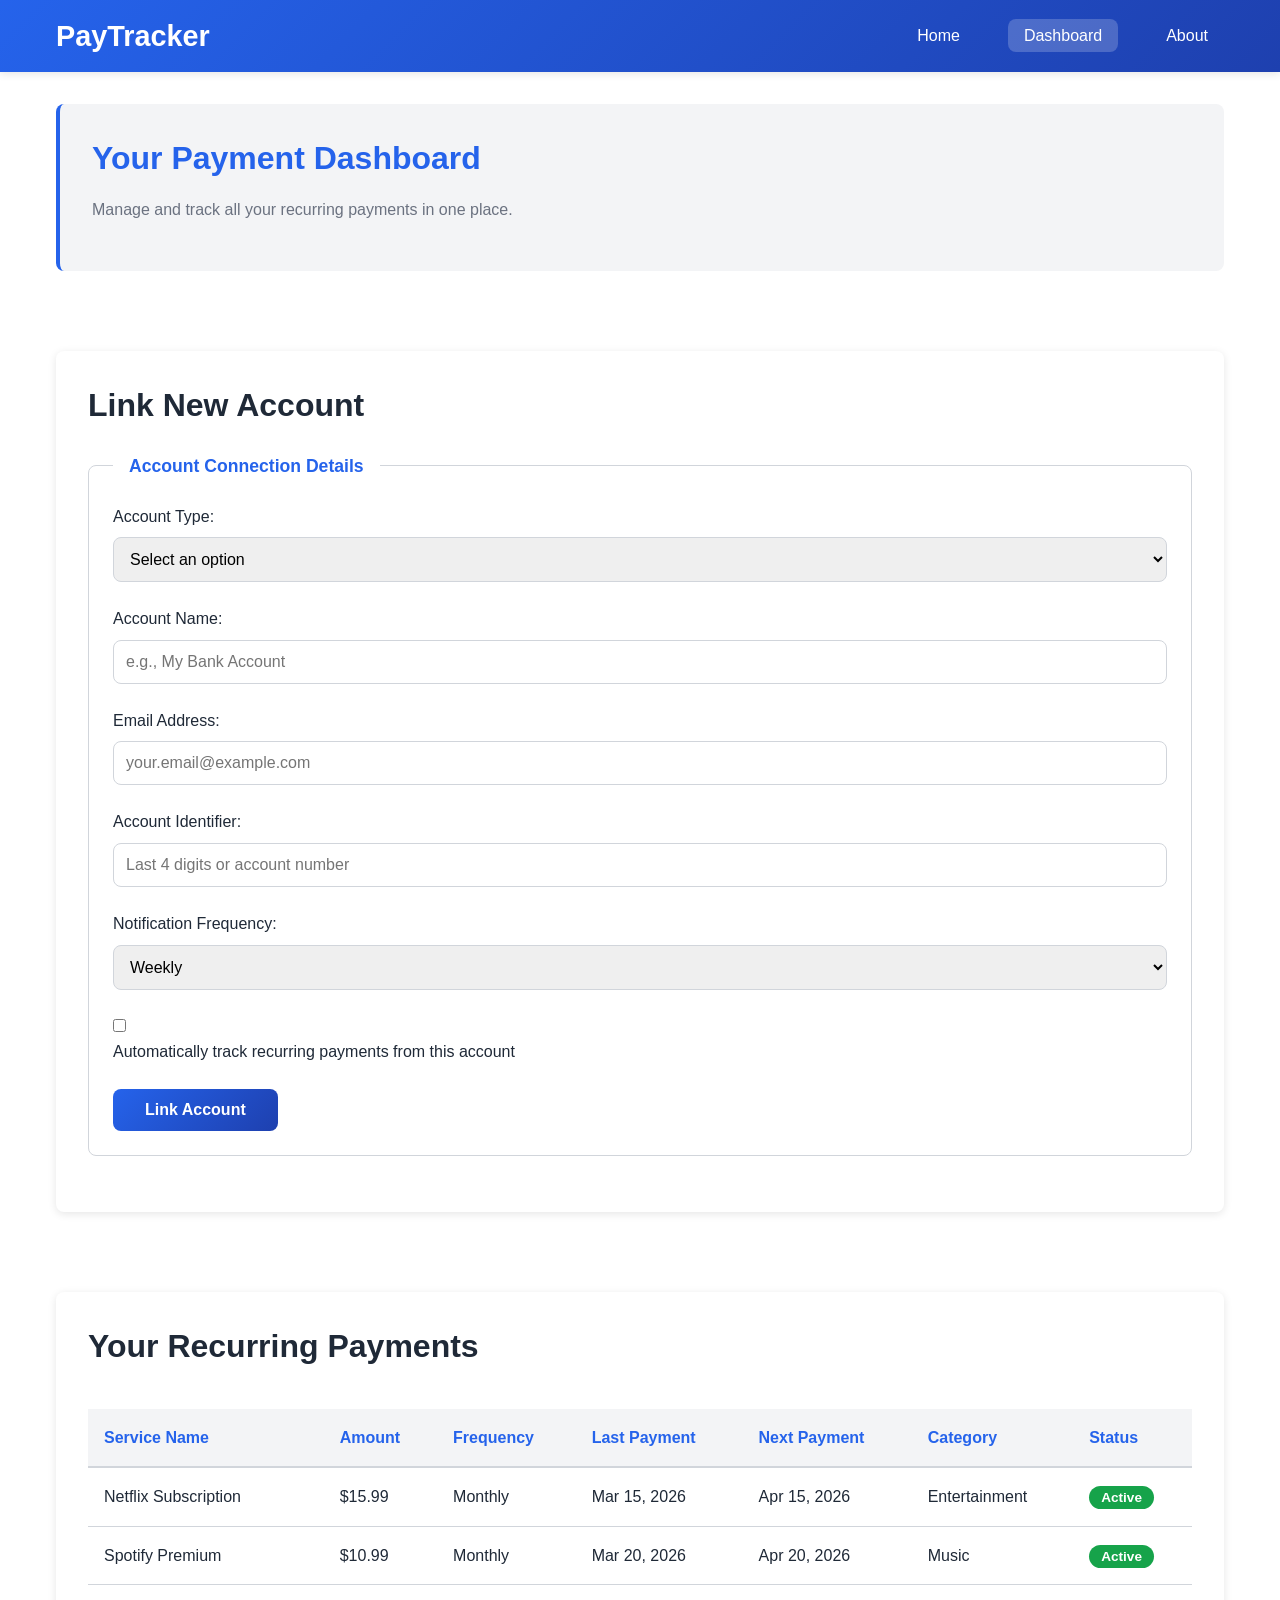
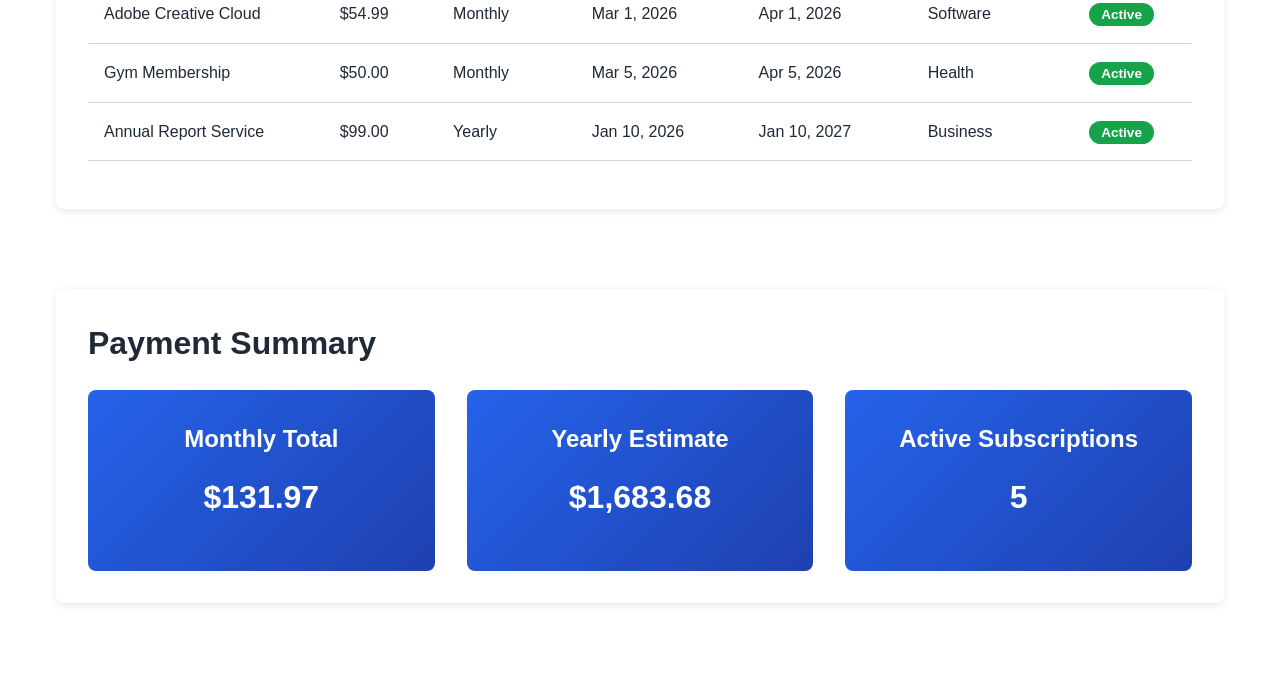
<file: dashboard.html>
<!DOCTYPE html>
<html lang="en">
<head>
    <meta charset="UTF-8">
    <meta name="viewport" content="width=device-width, initial-scale=1.0">
    <title>Dashboard - PayTracker</title>
    <link rel="stylesheet" href="styles.css">
</head>
<body>
    <header>
        <nav class="navbar">
            <div class="nav-container">
                <h1 class="app-name">PayTracker</h1>
                <ul class="nav-menu">
                    <li><a href="index.html" class="nav-link">Home</a></li>
                    <li><a href="dashboard.html" class="nav-link active">Dashboard</a></li>
                    <li><a href="about.html" class="nav-link">About</a></li>
                </ul>
            </div>
        </nav>
    </header>

    <main>
        <div class="dashboard-container">
            <section class="dashboard-header">
                <h2>Your Payment Dashboard</h2>
                <p>Manage and track all your recurring payments in one place.</p>
            </section>

            <section class="form-section">
                <h2>Link New Account</h2>
                <form class="account-form">
                    <fieldset>
                        <legend>Account Connection Details</legend>
                        
                        <div class="form-group">
                            <label for="account-type">Account Type:</label>
                            <select id="account-type" name="account-type" required>
                                <option value="">Select an option</option>
                                <option value="bank">Bank Account</option>
                                <option value="email">Email Account</option>
                                <option value="paypal">PayPal</option>
                                <option value="credit-card">Credit Card</option>
                            </select>
                        </div>

                        <div class="form-group">
                            <label for="account-name">Account Name:</label>
                            <input type="text" id="account-name" name="account-name" 
                                   placeholder="e.g., My Bank Account" required>
                        </div>

                        <div class="form-group">
                            <label for="email">Email Address:</label>
                            <input type="email" id="email" name="email" 
                                   placeholder="your.email@example.com" required>
                        </div>

                        <div class="form-group">
                            <label for="account-identifier">Account Identifier:</label>
                            <input type="text" id="account-identifier" name="account-identifier" 
                                   placeholder="Last 4 digits or account number" required>
                        </div>

                        <div class="form-group">
                            <label for="notification-frequency">Notification Frequency:</label>
                            <select id="notification-frequency" name="notification-frequency">
                                <option value="weekly">Weekly</option>
                                <option value="bi-weekly">Bi-weekly</option>
                                <option value="monthly">Monthly</option>
                            </select>
                        </div>

                        <div class="form-group checkbox">
                            <input type="checkbox" id="auto-track" name="auto-track" value="yes">
                            <label for="auto-track">Automatically track recurring payments from this account</label>
                        </div>

                        <button type="submit" class="btn-submit">Link Account</button>
                    </fieldset>
                </form>
            </section>

            <section class="payments-section">
                <h2>Your Recurring Payments</h2>
                <div class="table-responsive">
                    <table class="payments-table">
                        <thead>
                            <tr>
                                <th scope="col">Service Name</th>
                                <th scope="col">Amount</th>
                                <th scope="col">Frequency</th>
                                <th scope="col">Last Payment</th>
                                <th scope="col">Next Payment</th>
                                <th scope="col">Category</th>
                                <th scope="col">Status</th>
                            </tr>
                        </thead>
                        <tbody>
                            <tr>
                                <td data-label="Service Name">Netflix Subscription</td>
                                <td data-label="Amount">$15.99</td>
                                <td data-label="Frequency">Monthly</td>
                                <td data-label="Last Payment">Mar 15, 2026</td>
                                <td data-label="Next Payment">Apr 15, 2026</td>
                                <td data-label="Category">Entertainment</td>
                                <td data-label="Status"><span class="status-active">Active</span></td>
                            </tr>
                            <tr>
                                <td data-label="Service Name">Spotify Premium</td>
                                <td data-label="Amount">$10.99</td>
                                <td data-label="Frequency">Monthly</td>
                                <td data-label="Last Payment">Mar 20, 2026</td>
                                <td data-label="Next Payment">Apr 20, 2026</td>
                                <td data-label="Category">Music</td>
                                <td data-label="Status"><span class="status-active">Active</span></td>
                            </tr>
                            <tr>
                                <td data-label="Service Name">Adobe Creative Cloud</td>
                                <td data-label="Amount">$54.99</td>
                                <td data-label="Frequency">Monthly</td>
                                <td data-label="Last Payment">Mar 1, 2026</td>
                                <td data-label="Next Payment">Apr 1, 2026</td>
                                <td data-label="Category">Software</td>
                                <td data-label="Status"><span class="status-active">Active</span></td>
                            </tr>
                            <tr>
                                <td data-label="Service Name">Gym Membership</td>
                                <td data-label="Amount">$50.00</td>
                                <td data-label="Frequency">Monthly</td>
                                <td data-label="Last Payment">Mar 5, 2026</td>
                                <td data-label="Next Payment">Apr 5, 2026</td>
                                <td data-label="Category">Health</td>
                                <td data-label="Status"><span class="status-active">Active</span></td>
                            </tr>
                            <tr>
                                <td data-label="Service Name">Annual Report Service</td>
                                <td data-label="Amount">$99.00</td>
                                <td data-label="Frequency">Yearly</td>
                                <td data-label="Last Payment">Jan 10, 2026</td>
                                <td data-label="Next Payment">Jan 10, 2027</td>
                                <td data-label="Category">Business</td>
                                <td data-label="Status"><span class="status-active">Active</span></td>
                            </tr>
                        </tbody>
                    </table>
                </div>
            </section>

            <section class="summary-section">
                <h2>Payment Summary</h2>
                <div class="summary-grid">
                    <div class="summary-card">
                        <h3>Monthly Total</h3>
                        <p class="summary-amount">$131.97</p>
                    </div>
                    <div class="summary-card">
                        <h3>Yearly Estimate</h3>
                        <p class="summary-amount">$1,683.68</p>
                    </div>
                    <div class="summary-card">
                        <h3>Active Subscriptions</h3>
                        <p class="summary-amount">5</p>
                    </div>
                </div>
            </section>
        </div>
    </main>
</body>
</html>
</file>
<file: styles.css>
/* ============================================
   PAYTRACKER - RESPONSIVE CSS
   Modern E-Business Application
   ============================================ */

/* Global Styles */
* {
    margin: 0;
    padding: 0;
    box-sizing: border-box;
}

:root {
    --primary-color: #2563eb;
    --secondary-color: #1e40af;
    --success-color: #16a34a;
    --danger-color: #dc2626;
    --warning-color: #f59e0b;
    --light-gray: #f3f4f6;
    --medium-gray: #d1d5db;
    --dark-gray: #4b5563;
    --text-color: #1f2937;
    --text-light: #6b7280;
    --spacing-unit: 1rem;
    --border-radius: 8px;
    --box-shadow: 0 2px 8px rgba(0, 0, 0, 0.1);
    --transition: all 0.3s ease-in-out;
}

html {
    scroll-behavior: smooth;
}

body {
    font-family: 'Segoe UI', Tahoma, Geneva, Verdana, sans-serif;
    color: var(--text-color);
    background-color: #ffffff;
    line-height: 1.6;
}

/* Typography */
h1, h2, h3, h4, h5, h6 {
    font-weight: 600;
    line-height: 1.4;
    margin-bottom: 1rem;
}

h1 { font-size: 2.5rem; }
h2 { font-size: 2rem; }
h3 { font-size: 1.5rem; }
h4 { font-size: 1.25rem; }
h5 { font-size: 1.1rem; }
h6 { font-size: 1rem; }

p {
    margin-bottom: var(--spacing-unit);
    color: var(--text-light);
}

a {
    color: var(--primary-color);
    text-decoration: none;
    transition: var(--transition);
}

a:hover {
    color: var(--secondary-color);
    text-decoration: underline;
}

/* Header & Navigation */
header {
    background: linear-gradient(135deg, var(--primary-color) 0%, var(--secondary-color) 100%);
    color: white;
    position: sticky;
    top: 0;
    z-index: 100;
    box-shadow: var(--box-shadow);
}

.navbar {
    padding: var(--spacing-unit) 0;
}

.nav-container {
    max-width: 1200px;
    margin: 0 auto;
    padding: 0 var(--spacing-unit);
    display: flex;
    justify-content: space-between;
    align-items: center;
}

.app-name {
    font-size: 1.8rem;
    font-weight: 700;
    margin: 0;
    color: white;
}

.nav-menu {
    display: flex;
    list-style: none;
    gap: 2rem;
}

.nav-link {
    color: white;
    text-decoration: none;
    font-weight: 500;
    padding: 0.5rem 1rem;
    border-radius: var(--border-radius);
    transition: var(--transition);
}

.nav-link:hover,
.nav-link.active {
    background-color: rgba(255, 255, 255, 0.2);
    color: white;
}

/* Main Content */
main {
    max-width: 1200px;
    margin: 0 auto;
    padding: 2rem var(--spacing-unit);
}

section {
    margin-bottom: 3rem;
}

/* Home Page - Hero Section */
.hero {
    background: linear-gradient(135deg, var(--primary-color) 0%, var(--secondary-color) 100%);
    color: white;
    padding: 4rem 2rem;
    border-radius: var(--border-radius);
    text-align: center;
    margin-bottom: 3rem;
}

.hero-content h2 {
    color: white;
    margin-bottom: 1rem;
}

.hero-content p {
    color: rgba(255, 255, 255, 0.9);
    font-size: 1.1rem;
    margin-bottom: 2rem;
}

.cta-button {
    display: inline-block;
    background-color: white;
    color: var(--primary-color);
    padding: 0.75rem 2rem;
    border-radius: var(--border-radius);
    font-weight: 600;
    transition: var(--transition);
    border: none;
    cursor: pointer;
    text-decoration: none;
}

.cta-button:hover {
    transform: translateY(-2px);
    box-shadow: 0 4px 12px rgba(0, 0, 0, 0.2);
}

/* Features Section */
.features h2,
.statistics h2,
.benefits h2 {
    text-align: center;
    margin-bottom: 2rem;
}

.feature-grid {
    display: grid;
    grid-template-columns: repeat(auto-fit, minmax(250px, 1fr));
    gap: 2rem;
    margin-bottom: 2rem;
}

.feature-card {
    background: white;
    padding: 2rem;
    border-radius: var(--border-radius);
    box-shadow: var(--box-shadow);
    border-left: 4px solid var(--primary-color);
    transition: var(--transition);
}

.feature-card:hover {
    box-shadow: 0 4px 16px rgba(0, 0, 0, 0.15);
    transform: translateY(-4px);
}

.feature-card h3 {
    color: var(--primary-color);
}

/* Image Styling */
.overview-image,
.team-image {
    width: 100%;
    max-width: 600px;
    height: auto;
    border-radius: var(--border-radius);
    box-shadow: var(--box-shadow);
    display: block;
    margin: 1rem auto;
}

figure {
    text-align: center;
}

figcaption {
    color: var(--text-light);
    font-style: italic;
    margin-top: 0.5rem;
    font-size: 0.95rem;
}

/* Benefits Section */
.benefits-container {
    display: grid;
    grid-template-columns: repeat(auto-fit, minmax(250px, 1fr));
    gap: 2rem;
}

.benefit-item {
    background: var(--light-gray);
    padding: 2rem;
    border-radius: var(--border-radius);
    text-align: center;
}

.benefit-item h3 {
    color: var(--primary-color);
    margin-bottom: 1rem;
}

/* Footer */
footer {
    background-color: var(--dark-gray);
    color: white;
    text-align: center;
    padding: 2rem var(--spacing-unit);
    margin-top: 3rem;
    border-top: 4px solid var(--primary-color);
}

.footer-content p {
    color: rgba(255, 255, 255, 0.8);
    margin-bottom: 0.5rem;
}

.footer-content p:last-child {
    margin-bottom: 0;
}

/* Dashboard Page */
.dashboard-container {
    display: grid;
    gap: 2rem;
}

.dashboard-header {
    background: var(--light-gray);
    padding: 2rem;
    border-radius: var(--border-radius);
    border-left: 4px solid var(--primary-color);
}

.dashboard-header h2 {
    color: var(--primary-color);
}

/* Form Styles */
.form-section {
    background: white;
    padding: 2rem;
    border-radius: var(--border-radius);
    box-shadow: var(--box-shadow);
}

.account-form,
.contact-form {
    margin-top: 1.5rem;
}

fieldset {
    border: 1px solid var(--medium-gray);
    padding: 1.5rem;
    border-radius: var(--border-radius);
    margin-bottom: 1.5rem;
}

legend {
    font-weight: 600;
    color: var(--primary-color);
    padding: 0 1rem;
    font-size: 1.1rem;
}

.form-group {
    margin-bottom: 1.5rem;
}

.form-group:last-child {
    margin-bottom: 0;
}

label {
    display: block;
    margin-bottom: 0.5rem;
    font-weight: 500;
    color: var(--text-color);
}

input[type="text"],
input[type="email"],
select,
textarea {
    width: 100%;
    padding: 0.75rem;
    border: 1px solid var(--medium-gray);
    border-radius: var(--border-radius);
    font-family: inherit;
    font-size: 1rem;
    transition: var(--transition);
}

input[type="text"]:focus,
input[type="email"]:focus,
select:focus,
textarea:focus {
    outline: none;
    border-color: var(--primary-color);
    box-shadow: 0 0 0 3px rgba(37, 99, 235, 0.1);
}

input[type="checkbox"] {
    margin-right: 0.5rem;
    cursor: pointer;
}

.form-group.checkbox label {
    display: flex;
    align-items: center;
    margin-bottom: 0;
}

.btn-submit {
    background: linear-gradient(135deg, var(--primary-color) 0%, var(--secondary-color) 100%);
    color: white;
    padding: 0.75rem 2rem;
    border: none;
    border-radius: var(--border-radius);
    font-size: 1rem;
    font-weight: 600;
    cursor: pointer;
    transition: var(--transition);
}

.btn-submit:hover {
    transform: translateY(-2px);
    box-shadow: 0 4px 12px rgba(37, 99, 235, 0.3);
}

/* Table Styles */
.payments-section,
.about-stats {
    background: white;
    padding: 2rem;
    border-radius: var(--border-radius);
    box-shadow: var(--box-shadow);
}

.payments-section h2,
.about-stats h2 {
    color: var(--text-color);
    margin-bottom: 1.5rem;
}

.table-responsive {
    overflow-x: auto;
}

table {
    width: 100%;
    border-collapse: collapse;
    margin: 1rem 0;
}

thead {
    background-color: var(--light-gray);
}

th {
    padding: 1rem;
    text-align: left;
    font-weight: 600;
    color: var(--primary-color);
    border-bottom: 2px solid var(--medium-gray);
}

td {
    padding: 1rem;
    border-bottom: 1px solid var(--medium-gray);
}

tbody tr {
    transition: var(--transition);
}

tbody tr:hover {
    background-color: var(--light-gray);
}

.status-active {
    background-color: var(--success-color);
    color: white;
    padding: 0.25rem 0.75rem;
    border-radius: 20px;
    font-size: 0.85rem;
    font-weight: 600;
}

/* Summary Section */
.summary-section {
    background: white;
    padding: 2rem;
    border-radius: var(--border-radius);
    box-shadow: var(--box-shadow);
}

.summary-grid {
    display: grid;
    grid-template-columns: repeat(auto-fit, minmax(200px, 1fr));
    gap: 2rem;
    margin-top: 1.5rem;
}

.summary-card {
    background: linear-gradient(135deg, var(--primary-color) 0%, var(--secondary-color) 100%);
    color: white;
    padding: 2rem;
    border-radius: var(--border-radius);
    text-align: center;
}

.summary-card h3 {
    color: white;
    margin-bottom: 1rem;
}

.summary-amount {
    font-size: 2rem;
    font-weight: 700;
    color: white;
}

/* About Page */
.about-container {
    max-width: 900px;
    margin: 0 auto;
}

.about-hero {
    background: linear-gradient(135deg, var(--primary-color) 0%, var(--secondary-color) 100%);
    color: white;
    padding: 3rem 2rem;
    border-radius: var(--border-radius);
    margin-bottom: 2rem;
    text-align: center;
}

.about-hero h2 {
    color: white;
}

.about-intro {
    color: rgba(255, 255, 255, 0.9);
    font-size: 1.1rem;
}

.about-mission,
.about-features,
.about-contact {
    background: white;
    padding: 2rem;
    border-radius: var(--border-radius);
    box-shadow: var(--box-shadow);
    margin-bottom: 2rem;
}

.feature-list {
    list-style-position: inside;
    margin-left: 1rem;
}

.feature-list li {
    margin-bottom: 1rem;
    color: var(--text-light);
}

.stats-table {
    margin-top: 1.5rem;
}

.contact-form {
    margin-top: 1.5rem;
}

/* Accessibility - Data Labels for Mobile */
@media (max-width: 768px) {
    thead {
        display: none;
    }

    table,
    tbody,
    tr {
        display: block;
        margin-bottom: 1rem;
    }

    tr {
        border: 1px solid var(--medium-gray);
        border-radius: var(--border-radius);
        overflow: hidden;
    }

    td {
        display: block;
        padding: 0.75rem 1rem;
        border: none;
        border-bottom: 1px solid var(--light-gray);
        text-align: right;
        position: relative;
        padding-left: 50%;
    }

    td:before {
        content: attr(data-label);
        position: absolute;
        left: 0;
        width: 50%;
        font-weight: 600;
        text-align: left;
        color: var(--primary-color);
    }

    td:last-child {
        border-bottom: none;
    }
}

/* ============================================
   RESPONSIVE DESIGN - MEDIA QUERIES
   ============================================ */

/* Tablets and Below */
@media (max-width: 768px) {
    h1 { font-size: 2rem; }
    h2 { font-size: 1.5rem; }
    h3 { font-size: 1.25rem; }

    .nav-container {
        flex-direction: column;
        gap: 1rem;
    }

    .nav-menu {
        gap: 1rem;
    }

    .app-name {
        font-size: 1.5rem;
    }

    .nav-link {
        padding: 0.5rem;
        font-size: 0.95rem;
    }

    main {
        padding: 1.5rem 1rem;
    }

    .hero {
        padding: 2.5rem 1rem;
    }

    .feature-grid {
        grid-template-columns: 1fr;
        gap: 1.5rem;
    }

    .benefits-container {
        grid-template-columns: 1fr;
        gap: 1.5rem;
    }

    .summary-grid {
        grid-template-columns: 1fr;
    }

    .form-section,
    .payments-section,
    .summary-section {
        padding: 1.5rem;
    }

    fieldset {
        padding: 1rem;
    }

    footer {
        padding: 1.5rem 1rem;
    }
}

/* Mobile - Extra Small Screens */
@media (max-width: 480px) {
    h1 { font-size: 1.5rem; }
    h2 { font-size: 1.25rem; }
    h3 { font-size: 1.1rem; }

    .app-name {
        font-size: 1.25rem;
    }

    .nav-menu {
        flex-direction: column;
        gap: 0.5rem;
    }

    .nav-link {
        display: block;
        text-align: center;
        padding: 0.5rem 0.75rem;
    }

    main {
        padding: 1rem 0.75rem;
    }

    .hero {
        padding: 2rem 1rem;
    }

    .hero-content h2 {
        font-size: 1.5rem;
    }

    .hero-content p {
        font-size: 1rem;
    }

    .feature-card {
        padding: 1.5rem;
    }

    .benefit-item {
        padding: 1.5rem;
    }

    .form-section,
    .payments-section,
    .summary-section {
        padding: 1rem;
    }

    fieldset {
        padding: 0.75rem;
    }

    legend {
        padding: 0 0.75rem;
        font-size: 1rem;
    }

    input[type="text"],
    input[type="email"],
    select,
    textarea {
        padding: 0.6rem;
        font-size: 16px; /* Prevents zoom on iOS */
    }

    .btn-submit {
        width: 100%;
        padding: 0.7rem 1rem;
    }

    .cta-button {
        display: inline-block;
        padding: 0.7rem 1.5rem;
    }

    .table-responsive {
        overflow-x: auto;
    }

    footer {
        padding: 1rem 0.75rem;
    }

    .footer-content p {
        font-size: 0.9rem;
    }
}

/* Print Styles */
@media print {
    header,
    footer,
    .form-section {
        display: none;
    }

    body {
        font-size: 12pt;
    }

    .payments-section,
    .summary-section {
        page-break-inside: avoid;
    }

    a {
        color: inherit;
        text-decoration: underline;
    }
}

/* Accessibility - High Contrast */
@media (prefers-contrast: more) {
    :root {
        --primary-color: #0f40f4;
        --secondary-color: #082594;
        --text-color: #000000;
        --text-light: #333333;
    }

    .btn-submit,
    .cta-button {
        border: 2px solid currentColor;
    }
}

/* Accessibility - Reduced Motion */
@media (prefers-reduced-motion: reduce) {
    *,
    *::before,
    *::after {
        animation-duration: 0.01ms !important;
        animation-iteration-count: 1 !important;
        transition-duration: 0.01ms !important;
        scroll-behavior: auto !important;
    }
}

/* Dark Mode Support */
@media (prefers-color-scheme: dark) {
    body {
        background-color: #1f2937;
        color: #f3f4f6;
    }

    .feature-card,
    .form-section,
    .payments-section,
    .summary-section,
    .about-mission,
    .about-features,
    .about-contact {
        background-color: #374151;
        color: #f3f4f6;
    }

    input[type="text"],
    input[type="email"],
    select,
    textarea {
        background-color: #4b5563;
        color: #f3f4f6;
        border-color: #6b7280;
    }

    fieldset {
        border-color: #6b7280;
    }

    thead {
        background-color: #4b5563;
    }

    tbody tr:hover {
        background-color: #4b5563;
    }

    p {
        color: #d1d5db;
    }

    .dashboard-header {
        background-color: #374151;
    }
}
</file>
